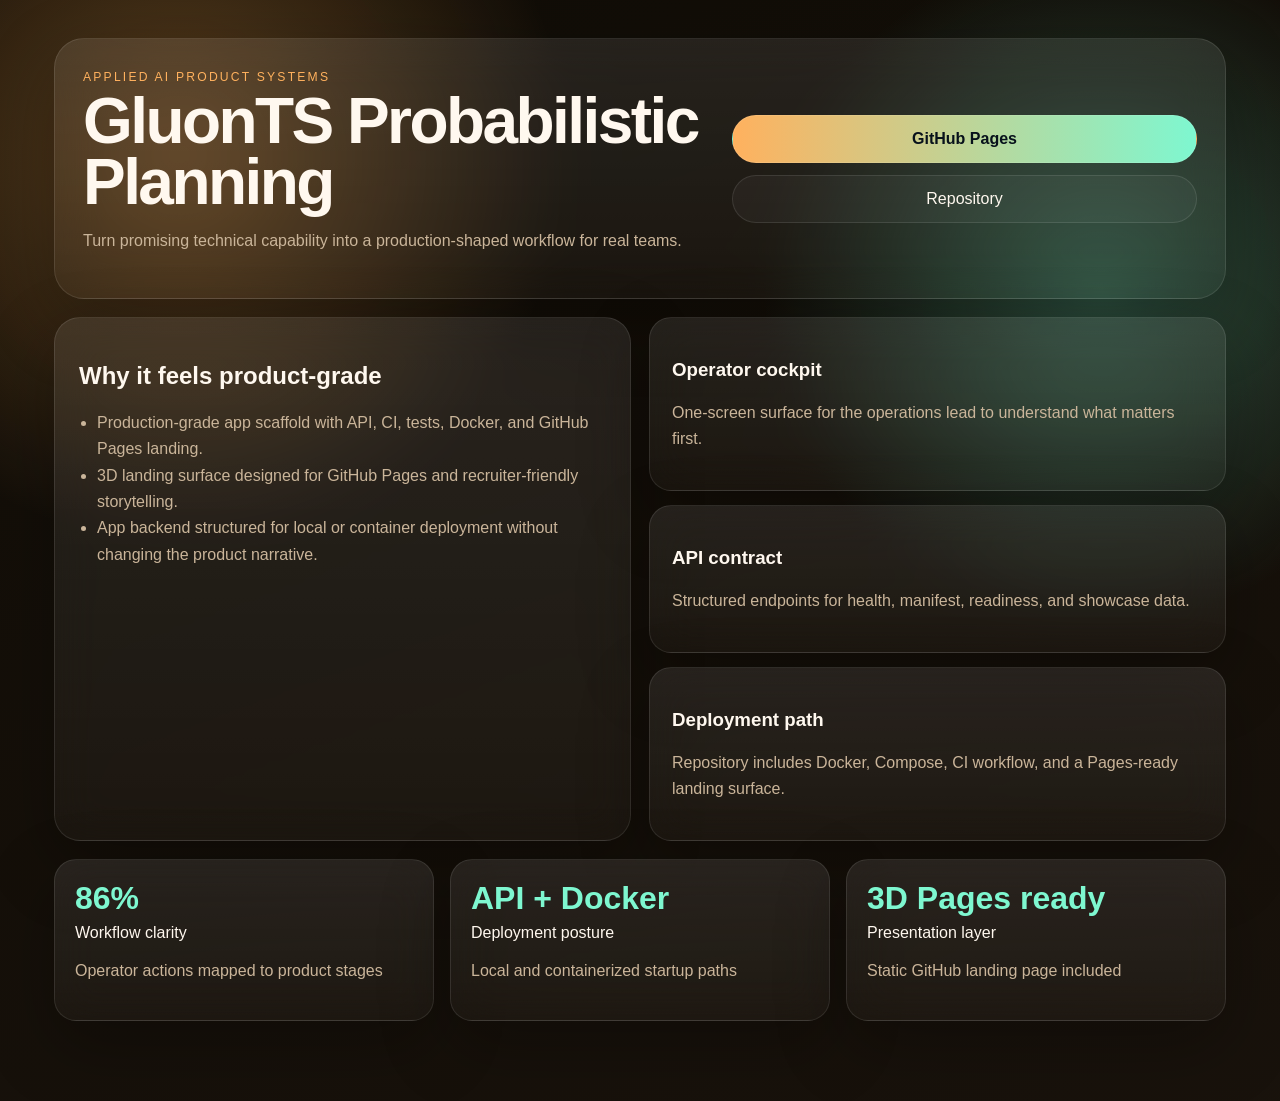
<file: docs/index.html>
<!DOCTYPE html>
<html lang="en">
<head>
  <meta charset="UTF-8" />
  <meta name="viewport" content="width=device-width, initial-scale=1.0" />
  <title>GluonTS Probabilistic Planning Landing</title>
  <link rel="stylesheet" href="landing.css" />
</head>
<body>
  <div class="scene" id="scene">
    <div class="backdrop"></div>
    <main class="deck">
      <section class="hero-card glass">
        <div>
          <span class="eyebrow">Applied AI product systems</span>
          <h1>GluonTS Probabilistic Planning</h1>
          <p>Turn promising technical capability into a production-shaped workflow for real teams.</p>
        </div>
        <nav class="cta-stack">
          <a class="cta primary" href="https://r-behera.github.io/gluonts-probabilistic-planning/">GitHub Pages</a>
          <a class="cta" href="https://github.com/R-behera/gluonts-probabilistic-planning">Repository</a>
        </nav>
      </section>
      <section class="orbit-grid">
        <div class="glass panel large">
          <h2>Why it feels product-grade</h2>
          <ul><li>Production-grade app scaffold with API, CI, tests, Docker, and GitHub Pages landing.</li><li>3D landing surface designed for GitHub Pages and recruiter-friendly storytelling.</li><li>App backend structured for local or container deployment without changing the product narrative.</li></ul>
        </div>
        <div id="cards" class="card-stack"></div>
      </section>
      <section class="metrics-row" id="metrics"></section>
    </main>
  </div>
  <script>window.PROJECT_MANIFEST = {"slug": "gluonts-probabilistic-planning", "title": "GluonTS Probabilistic Planning", "summary": "![Demo Screenshot](demo/screenshot.png)", "domain": "Applied AI product systems", "audience": "operations lead", "promise": "Turn promising technical capability into a production-shaped workflow for real teams.", "hero": ["Production-grade app scaffold with API, CI, tests, Docker, and GitHub Pages landing.", "3D landing surface designed for GitHub Pages and recruiter-friendly storytelling.", "App backend structured for local or container deployment without changing the product narrative."], "kpis": [{"label": "Workflow clarity", "value": "86%", "note": "Operator actions mapped to product stages"}, {"label": "Deployment posture", "value": "API + Docker", "note": "Local and containerized startup paths"}, {"label": "Presentation layer", "value": "3D Pages ready", "note": "Static GitHub landing page included"}], "stages": ["ingest", "validate", "analyze", "decide", "monitor"], "cards": [{"title": "Operator cockpit", "body": "One-screen surface for the operations lead to understand what matters first."}, {"title": "API contract", "body": "Structured endpoints for health, manifest, readiness, and showcase data."}, {"title": "Deployment path", "body": "Repository includes Docker, Compose, CI workflow, and a Pages-ready landing surface."}], "scene": "neural-ribbon", "theme": {"bg": "#0f0c07", "surface": "#1f1811", "ink": "#fff8ef", "muted": "#cab59a", "accent": "#ffb15e", "accent2": "#7ef7d0"}, "pages_url": "https://r-behera.github.io/gluonts-probabilistic-planning/", "api_examples": {"health": {"status": "ok", "project": "gluonts-probabilistic-planning"}, "readiness": {"api": "ready", "landing_page": "docs/index.html", "container": "Dockerfile present"}, "signals": [{"name": "Decision coverage", "status": "strong", "detail": "App and landing narrative aligned"}, {"name": "Operator context", "status": "strong", "detail": "Primary user anchored as operations lead"}, {"name": "Delivery path", "status": "ready", "detail": "Pages + containerized app scaffold generated"}]}};</script>
  <script src="landing.js"></script>
</body>
</html>
</file>
<file: docs/landing.css>
:root{--bg:#0f0c07;--surface:#1f1811;--ink:#fff8ef;--muted:#cab59a;--accent:#ffb15e;--accent2:#7ef7d0;--rx:0deg;--ry:0deg;}*{box-sizing:border-box}html,body{margin:0;min-height:100%;font-family:Inter,Segoe UI,sans-serif;background:var(--bg);color:var(--ink)}.scene{min-height:100vh;overflow:hidden;position:relative;transform-style:preserve-3d;perspective:1600px}.backdrop{position:absolute;inset:-10%;background:radial-gradient(circle at 20% 20%,color-mix(in srgb,var(--accent) 30%, transparent),transparent 24%),radial-gradient(circle at 80% 30%,color-mix(in srgb,var(--accent2) 28%, transparent),transparent 22%),linear-gradient(160deg,var(--bg),color-mix(in srgb,var(--surface) 78%, black));filter:saturate(1.15)}.deck{position:relative;z-index:2;max-width:1220px;margin:0 auto;padding:38px 24px 80px;transform:rotateX(var(--rx)) rotateY(var(--ry));transition:transform .12s ease-out}.glass{background:linear-gradient(180deg,rgba(255,255,255,.09),rgba(255,255,255,.03));border:1px solid rgba(255,255,255,.1);backdrop-filter:blur(22px);box-shadow:0 24px 70px rgba(0,0,0,.28)}.hero-card{display:grid;grid-template-columns:1.15fr .85fr;gap:20px;padding:28px;border-radius:30px;margin-bottom:18px}.eyebrow{letter-spacing:.18em;text-transform:uppercase;font-size:.76rem;color:var(--accent)}h1{font-size:clamp(2.4rem,5vw,4.8rem);line-height:.94;margin:.4rem 0 1rem;letter-spacing:-.04em}p,li{color:var(--muted);line-height:1.65}.cta-stack{display:flex;flex-direction:column;justify-content:center;gap:12px}.cta{display:inline-flex;justify-content:center;padding:14px 18px;border-radius:999px;text-decoration:none;color:var(--ink);border:1px solid rgba(255,255,255,.1);background:rgba(255,255,255,.04)}.primary{background:linear-gradient(90deg,var(--accent),var(--accent2));color:#07111b;font-weight:700}.orbit-grid{display:grid;grid-template-columns:1fr 1fr;gap:18px;margin-bottom:18px}.panel.large{padding:24px;border-radius:26px}.card-stack{display:grid;gap:14px}.flip{padding:22px;border-radius:22px;transform:translateZ(var(--z))}.metrics-row{display:grid;grid-template-columns:repeat(3,minmax(0,1fr));gap:16px}.metric{padding:20px;border-radius:22px}.metric strong{display:block;font-size:2rem;color:var(--accent2);margin-bottom:.4rem}ul{padding-left:18px;margin:14px 0 0}@media(max-width:980px){.hero-card,.orbit-grid,.metrics-row{grid-template-columns:1fr}.deck{padding:22px 16px 60px}}
</file>
